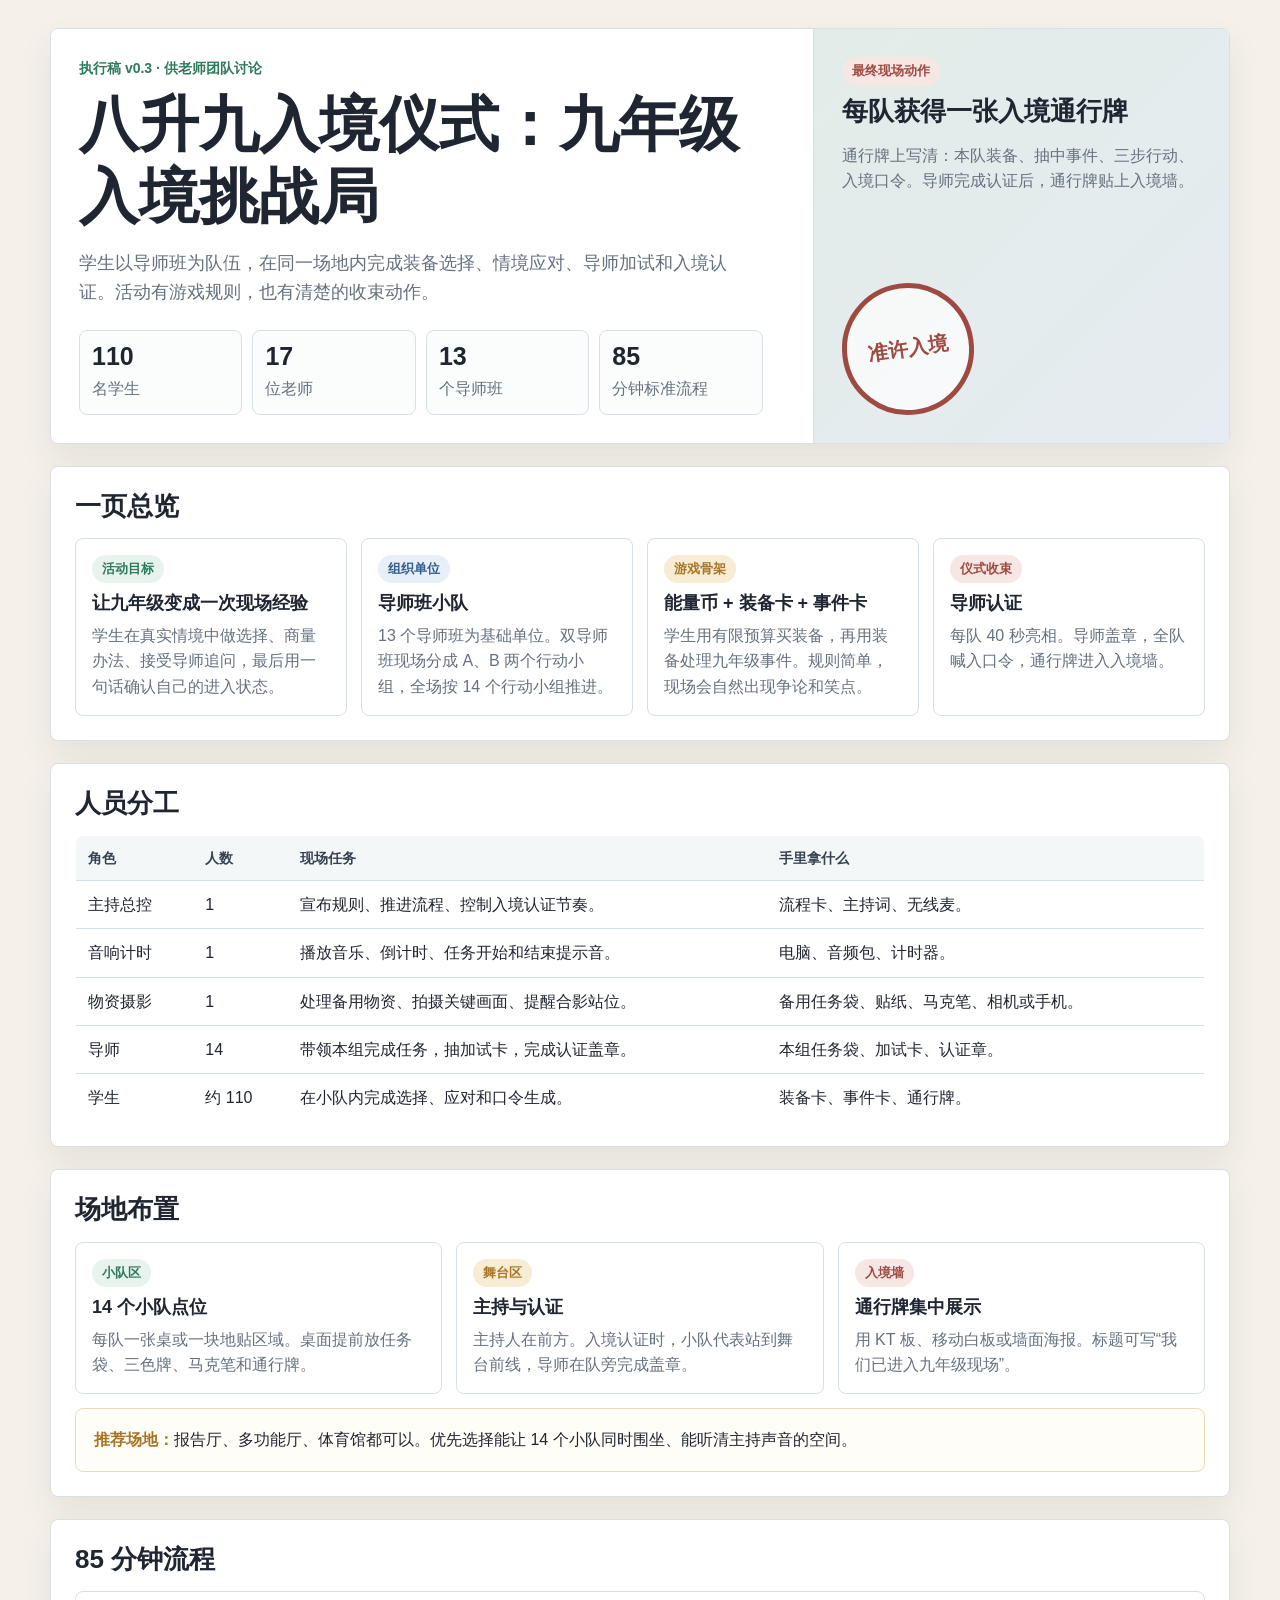
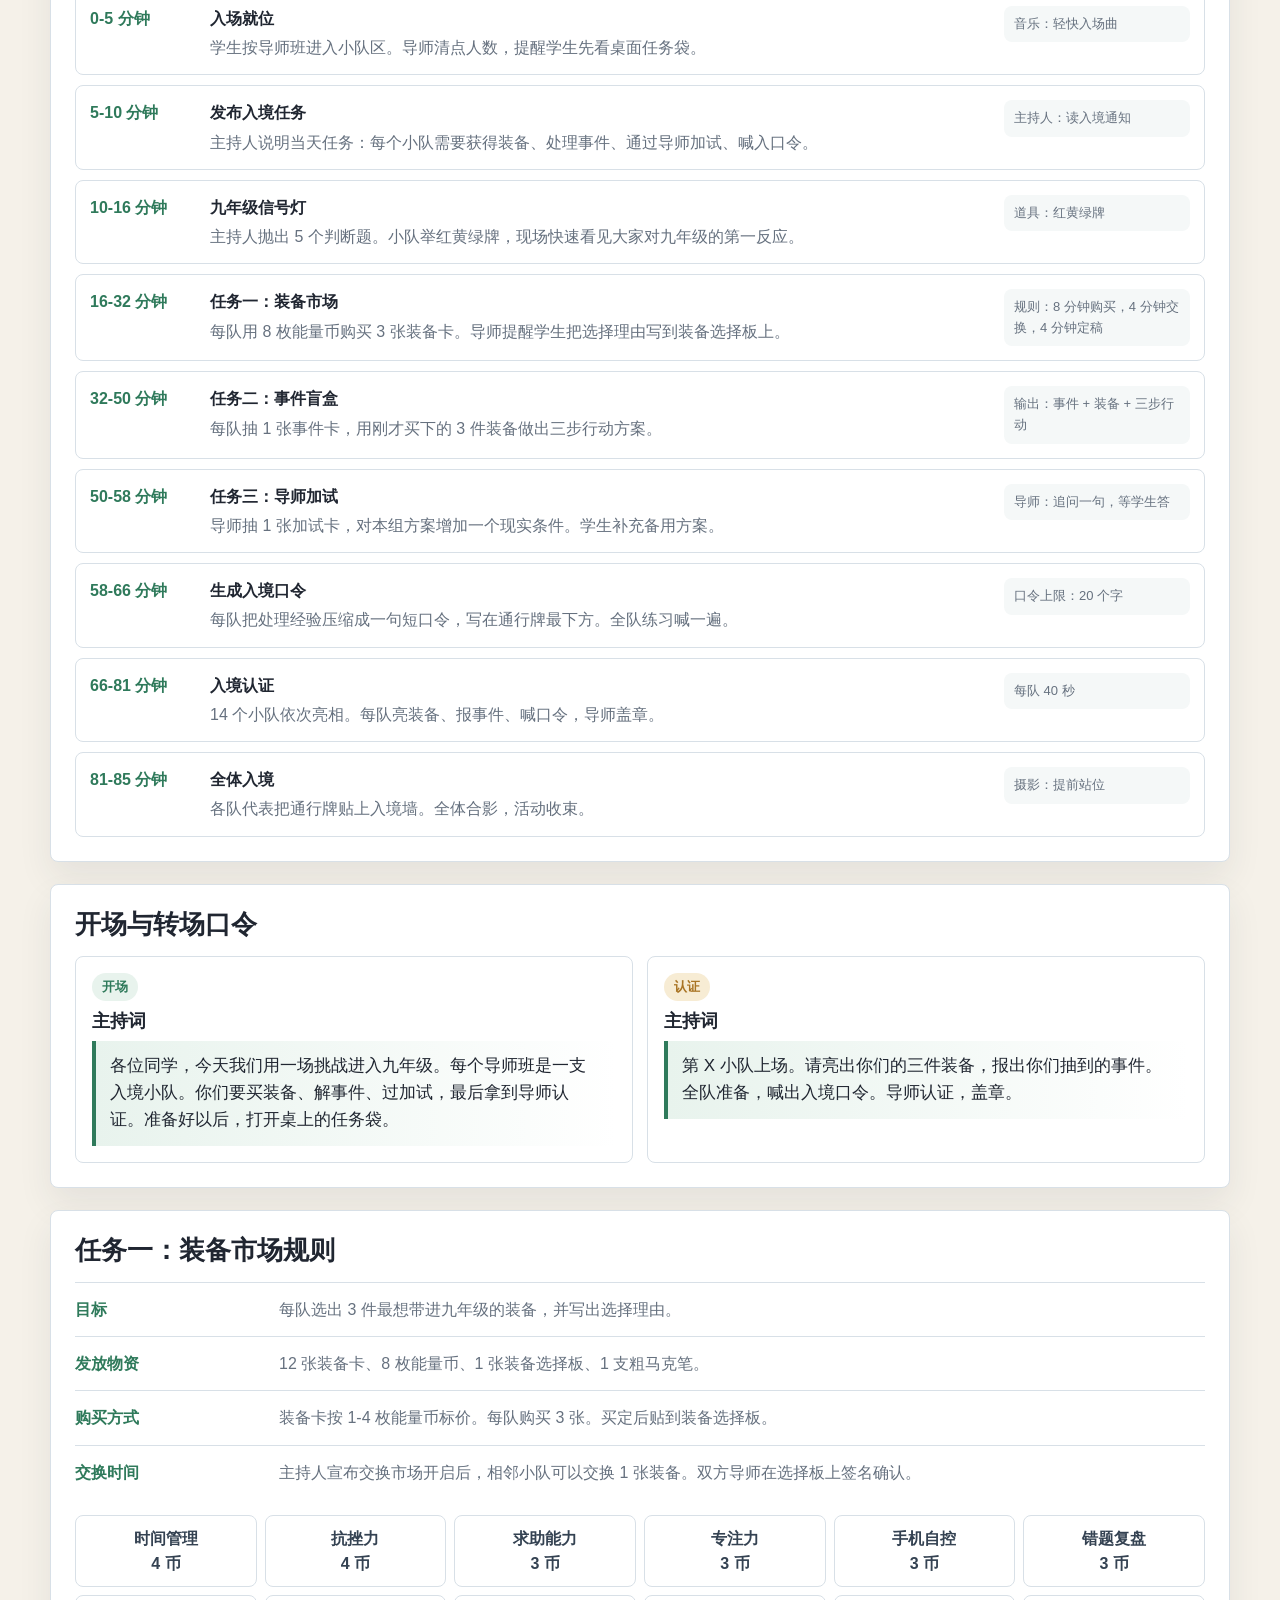
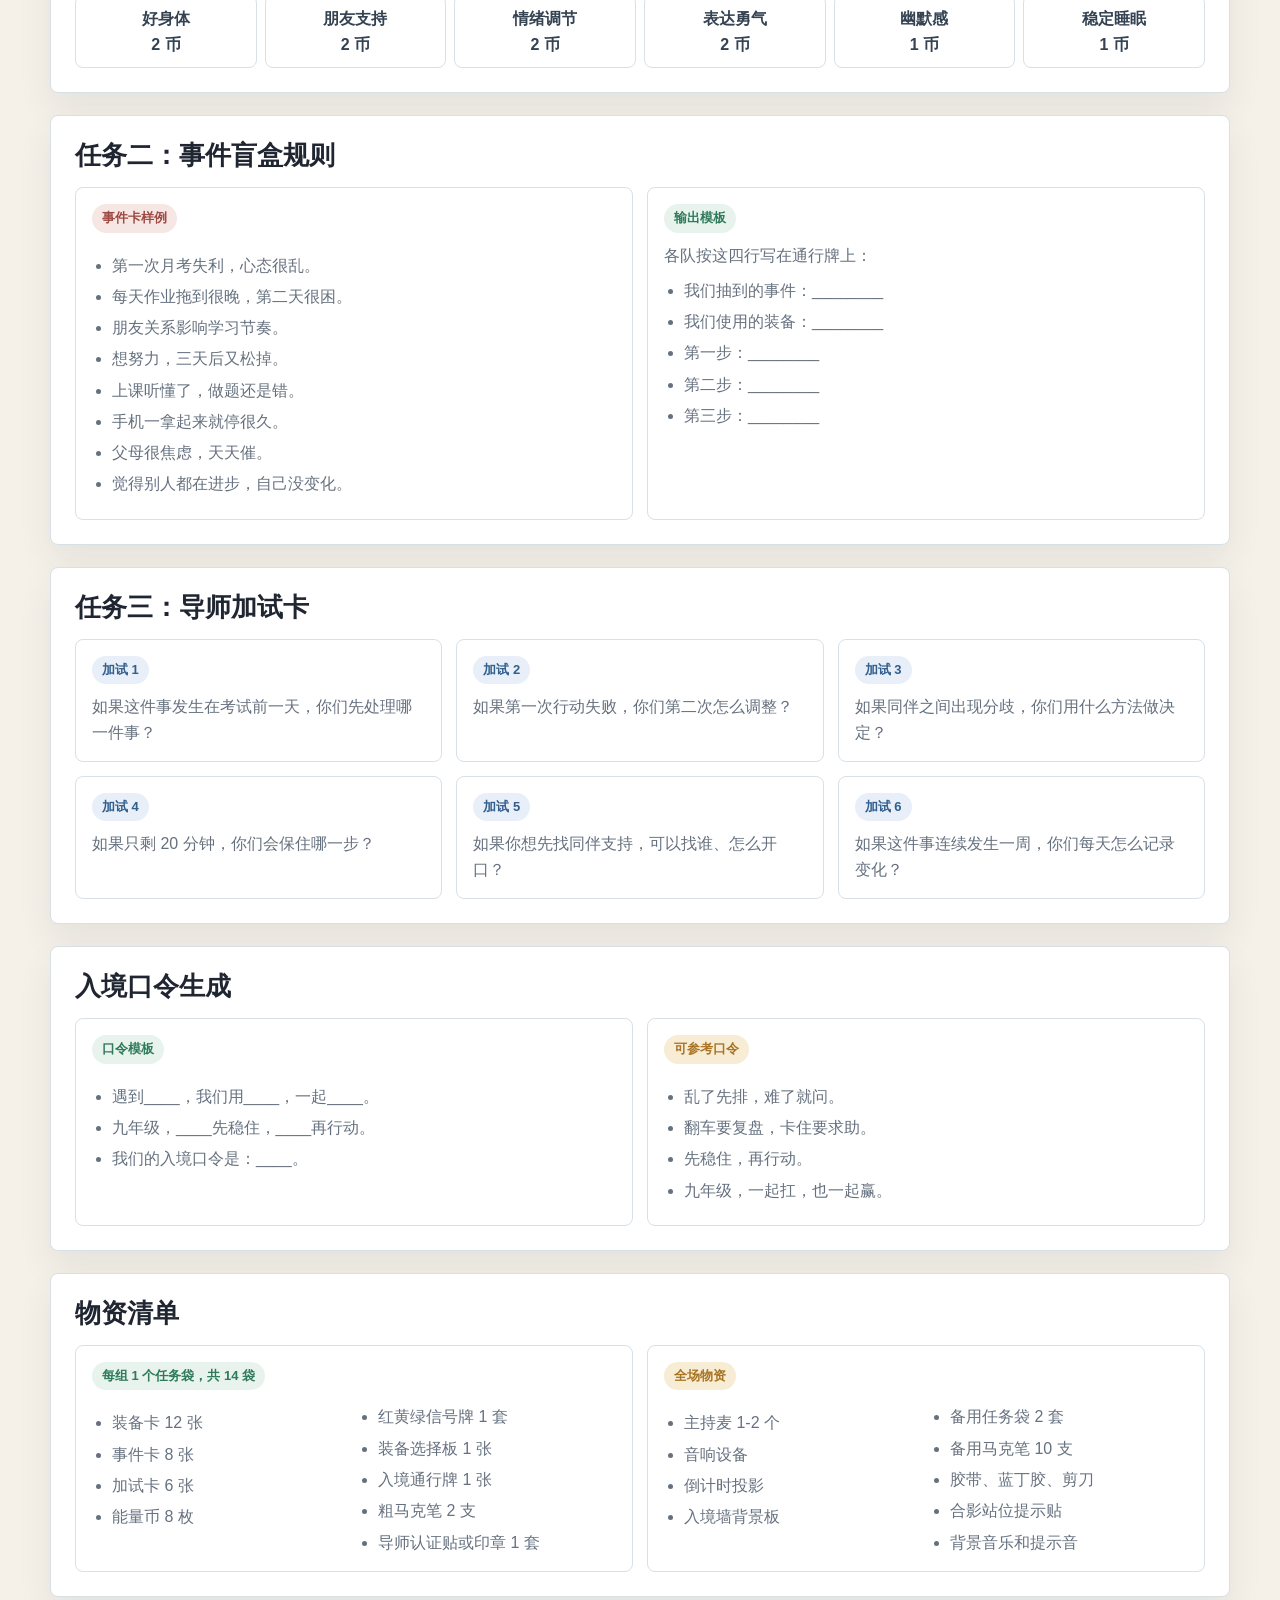
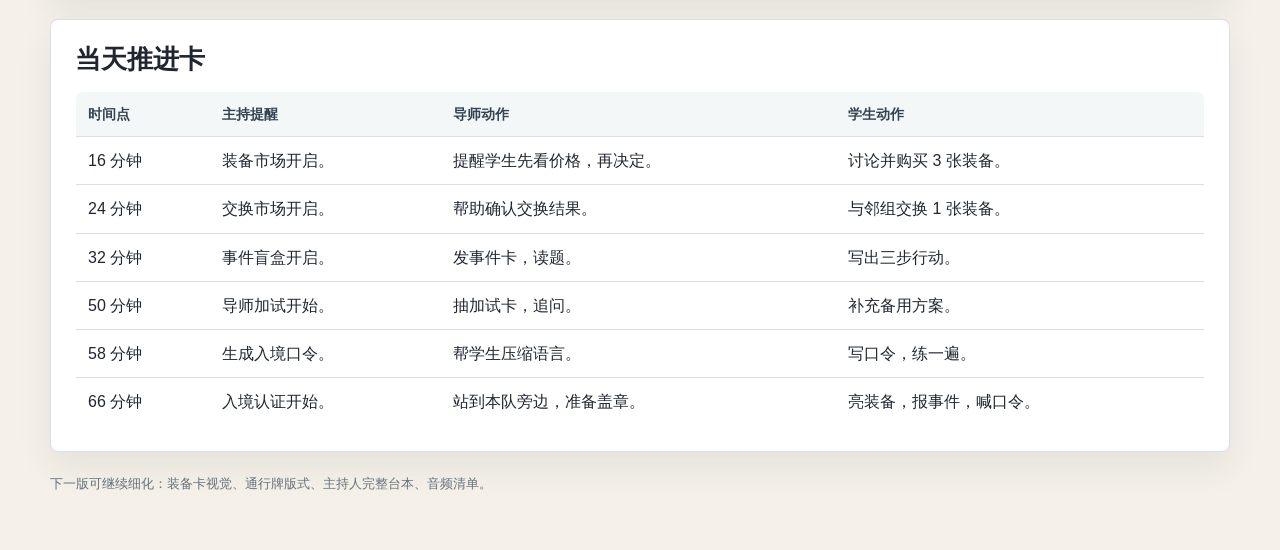
<file: docs/ceremony/reports/入境仪式方案汇报.html>
<!doctype html>
<html lang="zh-CN">
<head>
  <meta charset="utf-8">
  <meta name="viewport" content="width=device-width, initial-scale=1">
  <title>八升九入境仪式执行方案</title>
  <style>
    :root {
      --ink: #202631;
      --muted: #66717f;
      --line: #d8e0e7;
      --paper: #f5f1e9;
      --white: #ffffff;
      --green: #2f7a5b;
      --green-soft: #e8f3ed;
      --blue: #315e8d;
      --blue-soft: #e8eff8;
      --gold: #a97424;
      --gold-soft: #f7ecd4;
      --red: #9e4a42;
      --red-soft: #f6e7e4;
      --shadow: 0 16px 34px rgba(42, 52, 65, 0.08);
    }

    * { box-sizing: border-box; }

    body {
      margin: 0;
      background: var(--paper);
      color: var(--ink);
      font-family: -apple-system, BlinkMacSystemFont, "PingFang SC", "Microsoft YaHei", "Noto Sans CJK SC", sans-serif;
      line-height: 1.58;
    }

    main {
      width: min(1180px, calc(100% - 32px));
      margin: 0 auto;
      padding: 28px 0 56px;
    }

    h1, h2, h3, p { margin: 0; }
    h1, h2, h3 { line-height: 1.2; letter-spacing: 0; }
    h1 { font-size: clamp(34px, 5.4vw, 60px); font-weight: 900; }
    h2 { font-size: 26px; margin-bottom: 16px; }
    h3 { font-size: 18px; margin-bottom: 8px; }

    .hero, .panel, .card, .strip, .brief {
      background: var(--white);
      border: 1px solid var(--line);
      border-radius: 8px;
      box-shadow: var(--shadow);
    }

    .hero {
      display: grid;
      grid-template-columns: 1.28fr 0.72fr;
      gap: 22px;
      margin-bottom: 22px;
    }

    .hero-main, .hero-side { padding: 28px; }

    .eyebrow {
      color: var(--green);
      font-size: 14px;
      font-weight: 800;
      margin-bottom: 10px;
    }

    .lead {
      margin-top: 16px;
      max-width: 780px;
      color: var(--muted);
      font-size: 18px;
    }

    .hero-side {
      background:
        linear-gradient(135deg, rgba(47, 122, 91, 0.14), rgba(49, 94, 141, 0.12)),
        #fff;
      border-left: 1px solid var(--line);
      position: relative;
      overflow: hidden;
      min-height: 330px;
      display: flex;
      flex-direction: column;
      justify-content: space-between;
    }

    .stamp {
      width: 132px;
      height: 132px;
      border: 5px solid var(--red);
      color: var(--red);
      border-radius: 50%;
      display: grid;
      place-items: center;
      font-size: 20px;
      font-weight: 900;
      transform: rotate(-8deg);
      background: rgba(255,255,255,0.72);
    }

    .metrics {
      display: grid;
      grid-template-columns: repeat(4, 1fr);
      gap: 10px;
      margin-top: 24px;
    }

    .metric {
      min-height: 82px;
      border: 1px solid var(--line);
      border-radius: 8px;
      padding: 12px;
      background: #fbfcfc;
    }

    .metric strong {
      display: block;
      font-size: 25px;
      line-height: 1.1;
      margin-bottom: 6px;
    }

    .metric span, .muted { color: var(--muted); }

    section { margin-top: 22px; }
    .panel { padding: 24px; }

    .grid-2 { display: grid; grid-template-columns: 1fr 1fr; gap: 14px; }
    .grid-3 { display: grid; grid-template-columns: repeat(3, 1fr); gap: 14px; }
    .grid-4 { display: grid; grid-template-columns: repeat(4, 1fr); gap: 14px; }

    .card {
      box-shadow: none;
      padding: 16px;
    }

    .tag {
      display: inline-flex;
      min-height: 28px;
      align-items: center;
      border-radius: 999px;
      padding: 4px 10px;
      margin-bottom: 10px;
      font-size: 13px;
      font-weight: 800;
      background: var(--blue-soft);
      color: var(--blue);
    }

    .green { background: var(--green-soft); color: var(--green); }
    .gold { background: var(--gold-soft); color: var(--gold); }
    .red { background: var(--red-soft); color: var(--red); }

    .brief {
      box-shadow: none;
      padding: 18px;
      background: #fffdf7;
      border-color: #eadbb9;
    }

    .brief strong { color: var(--gold); }

    .timeline {
      display: grid;
      gap: 10px;
    }

    .step {
      display: grid;
      grid-template-columns: 106px 1fr 186px;
      gap: 14px;
      align-items: start;
      border: 1px solid var(--line);
      border-radius: 8px;
      padding: 14px;
      background: #fff;
    }

    .time {
      font-weight: 900;
      color: var(--green);
    }

    .step-title {
      font-weight: 900;
      margin-bottom: 4px;
    }

    .owner {
      border-radius: 8px;
      background: #f5f8f8;
      color: var(--muted);
      padding: 8px 10px;
      font-size: 13px;
    }

    ul {
      margin: 10px 0 0;
      padding-left: 20px;
    }

    li { margin: 6px 0; }

    .table {
      width: 100%;
      border-collapse: collapse;
      overflow: hidden;
      border-radius: 8px;
      border: 1px solid var(--line);
      background: #fff;
    }

    .table th, .table td {
      border-bottom: 1px solid var(--line);
      padding: 11px 12px;
      text-align: left;
      vertical-align: top;
    }

    .table th {
      background: #f4f7f8;
      color: #344252;
      font-size: 14px;
    }

    .table tr:last-child td { border-bottom: 0; }

    .rule-line {
      display: grid;
      grid-template-columns: 190px 1fr;
      gap: 14px;
      border-top: 1px solid var(--line);
      padding: 14px 0;
    }

    .rule-line:first-child { border-top: 0; padding-top: 0; }
    .rule-line:last-child { padding-bottom: 0; }
    .rule-line strong { color: var(--green); }

    .cards {
      display: grid;
      grid-template-columns: repeat(6, 1fr);
      gap: 8px;
    }

    .mini-card {
      border: 1px solid var(--line);
      border-radius: 8px;
      background: #fff;
      min-height: 58px;
      padding: 10px;
      display: flex;
      align-items: center;
      justify-content: center;
      text-align: center;
      font-weight: 800;
      color: #344252;
    }

    .script {
      border-left: 4px solid var(--green);
      background: linear-gradient(90deg, var(--green-soft), transparent);
      padding: 12px 14px;
      font-size: 17px;
    }

    .materials {
      display: grid;
      grid-template-columns: 1fr 1fr;
      gap: 14px;
    }

    .checklist {
      columns: 2;
      column-gap: 28px;
      margin-top: 4px;
    }

    .footer-note {
      padding: 22px 0 0;
      color: var(--muted);
      font-size: 13px;
    }

    @media (max-width: 960px) {
      .hero, .grid-2, .grid-3, .grid-4, .materials {
        grid-template-columns: 1fr;
      }
      .metrics { grid-template-columns: repeat(2, 1fr); }
      .step, .rule-line { grid-template-columns: 1fr; }
      .cards { grid-template-columns: repeat(3, 1fr); }
      .checklist { columns: 1; }
      .hero-side { border-left: 0; border-top: 1px solid var(--line); }
    }

    @media (max-width: 560px) {
      main { width: min(100% - 20px, 1180px); padding-top: 16px; }
      .hero-main, .hero-side, .panel { padding: 18px; }
      .metrics, .cards { grid-template-columns: 1fr 1fr; }
      .table { font-size: 14px; }
    }
  </style>
</head>
<body>
  <main>
    <header class="hero">
      <div class="hero-main">
        <p class="eyebrow">执行稿 v0.3 · 供老师团队讨论</p>
        <h1>八升九入境仪式：九年级入境挑战局</h1>
        <p class="lead">学生以导师班为队伍，在同一场地内完成装备选择、情境应对、导师加试和入境认证。活动有游戏规则，也有清楚的收束动作。</p>
        <div class="metrics">
          <div class="metric"><strong>110</strong><span>名学生</span></div>
          <div class="metric"><strong>17</strong><span>位老师</span></div>
          <div class="metric"><strong>13</strong><span>个导师班</span></div>
          <div class="metric"><strong>85</strong><span>分钟标准流程</span></div>
        </div>
      </div>
      <aside class="hero-side">
        <div>
          <span class="tag red">最终现场动作</span>
          <h2>每队获得一张入境通行牌</h2>
          <p class="muted">通行牌上写清：本队装备、抽中事件、三步行动、入境口令。导师完成认证后，通行牌贴上入境墙。</p>
        </div>
        <div class="stamp">准许入境</div>
      </aside>
    </header>

    <section class="panel">
      <h2>一页总览</h2>
      <div class="grid-4">
        <article class="card">
          <span class="tag green">活动目标</span>
          <h3>让九年级变成一次现场经验</h3>
          <p class="muted">学生在真实情境中做选择、商量办法、接受导师追问，最后用一句话确认自己的进入状态。</p>
        </article>
        <article class="card">
          <span class="tag">组织单位</span>
          <h3>导师班小队</h3>
          <p class="muted">13 个导师班为基础单位。双导师班现场分成 A、B 两个行动小组，全场按 14 个行动小组推进。</p>
        </article>
        <article class="card">
          <span class="tag gold">游戏骨架</span>
          <h3>能量币 + 装备卡 + 事件卡</h3>
          <p class="muted">学生用有限预算买装备，再用装备处理九年级事件。规则简单，现场会自然出现争论和笑点。</p>
        </article>
        <article class="card">
          <span class="tag red">仪式收束</span>
          <h3>导师认证</h3>
          <p class="muted">每队 40 秒亮相。导师盖章，全队喊入口令，通行牌进入入境墙。</p>
        </article>
      </div>
    </section>

    <section class="panel">
      <h2>人员分工</h2>
      <table class="table">
        <thead>
          <tr>
            <th>角色</th>
            <th>人数</th>
            <th>现场任务</th>
            <th>手里拿什么</th>
          </tr>
        </thead>
        <tbody>
          <tr>
            <td>主持总控</td>
            <td>1</td>
            <td>宣布规则、推进流程、控制入境认证节奏。</td>
            <td>流程卡、主持词、无线麦。</td>
          </tr>
          <tr>
            <td>音响计时</td>
            <td>1</td>
            <td>播放音乐、倒计时、任务开始和结束提示音。</td>
            <td>电脑、音频包、计时器。</td>
          </tr>
          <tr>
            <td>物资摄影</td>
            <td>1</td>
            <td>处理备用物资、拍摄关键画面、提醒合影站位。</td>
            <td>备用任务袋、贴纸、马克笔、相机或手机。</td>
          </tr>
          <tr>
            <td>导师</td>
            <td>14</td>
            <td>带领本组完成任务，抽加试卡，完成认证盖章。</td>
            <td>本组任务袋、加试卡、认证章。</td>
          </tr>
          <tr>
            <td>学生</td>
            <td>约 110</td>
            <td>在小队内完成选择、应对和口令生成。</td>
            <td>装备卡、事件卡、通行牌。</td>
          </tr>
        </tbody>
      </table>
    </section>

    <section class="panel">
      <h2>场地布置</h2>
      <div class="grid-3">
        <article class="card">
          <span class="tag green">小队区</span>
          <h3>14 个小队点位</h3>
          <p class="muted">每队一张桌或一块地贴区域。桌面提前放任务袋、三色牌、马克笔和通行牌。</p>
        </article>
        <article class="card">
          <span class="tag gold">舞台区</span>
          <h3>主持与认证</h3>
          <p class="muted">主持人在前方。入境认证时，小队代表站到舞台前线，导师在队旁完成盖章。</p>
        </article>
        <article class="card">
          <span class="tag red">入境墙</span>
          <h3>通行牌集中展示</h3>
          <p class="muted">用 KT 板、移动白板或墙面海报。标题可写“我们已进入九年级现场”。</p>
        </article>
      </div>
      <div class="brief" style="margin-top: 14px;">
        <p><strong>推荐场地：</strong>报告厅、多功能厅、体育馆都可以。优先选择能让 14 个小队同时围坐、能听清主持声音的空间。</p>
      </div>
    </section>

    <section class="panel">
      <h2>85 分钟流程</h2>
      <div class="timeline">
        <div class="step">
          <div class="time">0-5 分钟</div>
          <div>
            <div class="step-title">入场就位</div>
            <p class="muted">学生按导师班进入小队区。导师清点人数，提醒学生先看桌面任务袋。</p>
          </div>
          <div class="owner">音乐：轻快入场曲</div>
        </div>
        <div class="step">
          <div class="time">5-10 分钟</div>
          <div>
            <div class="step-title">发布入境任务</div>
            <p class="muted">主持人说明当天任务：每个小队需要获得装备、处理事件、通过导师加试、喊入口令。</p>
          </div>
          <div class="owner">主持人：读入境通知</div>
        </div>
        <div class="step">
          <div class="time">10-16 分钟</div>
          <div>
            <div class="step-title">九年级信号灯</div>
            <p class="muted">主持人抛出 5 个判断题。小队举红黄绿牌，现场快速看见大家对九年级的第一反应。</p>
          </div>
          <div class="owner">道具：红黄绿牌</div>
        </div>
        <div class="step">
          <div class="time">16-32 分钟</div>
          <div>
            <div class="step-title">任务一：装备市场</div>
            <p class="muted">每队用 8 枚能量币购买 3 张装备卡。导师提醒学生把选择理由写到装备选择板上。</p>
          </div>
          <div class="owner">规则：8 分钟购买，4 分钟交换，4 分钟定稿</div>
        </div>
        <div class="step">
          <div class="time">32-50 分钟</div>
          <div>
            <div class="step-title">任务二：事件盲盒</div>
            <p class="muted">每队抽 1 张事件卡，用刚才买下的 3 件装备做出三步行动方案。</p>
          </div>
          <div class="owner">输出：事件 + 装备 + 三步行动</div>
        </div>
        <div class="step">
          <div class="time">50-58 分钟</div>
          <div>
            <div class="step-title">任务三：导师加试</div>
            <p class="muted">导师抽 1 张加试卡，对本组方案增加一个现实条件。学生补充备用方案。</p>
          </div>
          <div class="owner">导师：追问一句，等学生答</div>
        </div>
        <div class="step">
          <div class="time">58-66 分钟</div>
          <div>
            <div class="step-title">生成入境口令</div>
            <p class="muted">每队把处理经验压缩成一句短口令，写在通行牌最下方。全队练习喊一遍。</p>
          </div>
          <div class="owner">口令上限：20 个字</div>
        </div>
        <div class="step">
          <div class="time">66-81 分钟</div>
          <div>
            <div class="step-title">入境认证</div>
            <p class="muted">14 个小队依次亮相。每队亮装备、报事件、喊口令，导师盖章。</p>
          </div>
          <div class="owner">每队 40 秒</div>
        </div>
        <div class="step">
          <div class="time">81-85 分钟</div>
          <div>
            <div class="step-title">全体入境</div>
            <p class="muted">各队代表把通行牌贴上入境墙。全体合影，活动收束。</p>
          </div>
          <div class="owner">摄影：提前站位</div>
        </div>
      </div>
    </section>

    <section class="panel">
      <h2>开场与转场口令</h2>
      <div class="grid-2">
        <article class="card">
          <span class="tag green">开场</span>
          <h3>主持词</h3>
          <div class="script">各位同学，今天我们用一场挑战进入九年级。每个导师班是一支入境小队。你们要买装备、解事件、过加试，最后拿到导师认证。准备好以后，打开桌上的任务袋。</div>
        </article>
        <article class="card">
          <span class="tag gold">认证</span>
          <h3>主持词</h3>
          <div class="script">第 X 小队上场。请亮出你们的三件装备，报出你们抽到的事件。全队准备，喊出入境口令。导师认证，盖章。</div>
        </article>
      </div>
    </section>

    <section class="panel">
      <h2>任务一：装备市场规则</h2>
      <div class="rule-line">
        <strong>目标</strong>
        <p class="muted">每队选出 3 件最想带进九年级的装备，并写出选择理由。</p>
      </div>
      <div class="rule-line">
        <strong>发放物资</strong>
        <p class="muted">12 张装备卡、8 枚能量币、1 张装备选择板、1 支粗马克笔。</p>
      </div>
      <div class="rule-line">
        <strong>购买方式</strong>
        <p class="muted">装备卡按 1-4 枚能量币标价。每队购买 3 张。买定后贴到装备选择板。</p>
      </div>
      <div class="rule-line">
        <strong>交换时间</strong>
        <p class="muted">主持人宣布交换市场开启后，相邻小队可以交换 1 张装备。双方导师在选择板上签名确认。</p>
      </div>
      <div class="cards" style="margin-top: 16px;">
        <div class="mini-card">时间管理<br>4 币</div>
        <div class="mini-card">抗挫力<br>4 币</div>
        <div class="mini-card">求助能力<br>3 币</div>
        <div class="mini-card">专注力<br>3 币</div>
        <div class="mini-card">手机自控<br>3 币</div>
        <div class="mini-card">错题复盘<br>3 币</div>
        <div class="mini-card">好身体<br>2 币</div>
        <div class="mini-card">朋友支持<br>2 币</div>
        <div class="mini-card">情绪调节<br>2 币</div>
        <div class="mini-card">表达勇气<br>2 币</div>
        <div class="mini-card">幽默感<br>1 币</div>
        <div class="mini-card">稳定睡眠<br>1 币</div>
      </div>
    </section>

    <section class="panel">
      <h2>任务二：事件盲盒规则</h2>
      <div class="grid-2">
        <article class="card">
          <span class="tag red">事件卡样例</span>
          <ul class="muted">
            <li>第一次月考失利，心态很乱。</li>
            <li>每天作业拖到很晚，第二天很困。</li>
            <li>朋友关系影响学习节奏。</li>
            <li>想努力，三天后又松掉。</li>
            <li>上课听懂了，做题还是错。</li>
            <li>手机一拿起来就停很久。</li>
            <li>父母很焦虑，天天催。</li>
            <li>觉得别人都在进步，自己没变化。</li>
          </ul>
        </article>
        <article class="card">
          <span class="tag green">输出模板</span>
          <p class="muted">各队按这四行写在通行牌上：</p>
          <ul class="muted">
            <li>我们抽到的事件：________</li>
            <li>我们使用的装备：________</li>
            <li>第一步：________</li>
            <li>第二步：________</li>
            <li>第三步：________</li>
          </ul>
        </article>
      </div>
    </section>

    <section class="panel">
      <h2>任务三：导师加试卡</h2>
      <div class="grid-3">
        <article class="card"><span class="tag">加试 1</span><p class="muted">如果这件事发生在考试前一天，你们先处理哪一件事？</p></article>
        <article class="card"><span class="tag">加试 2</span><p class="muted">如果第一次行动失败，你们第二次怎么调整？</p></article>
        <article class="card"><span class="tag">加试 3</span><p class="muted">如果同伴之间出现分歧，你们用什么方法做决定？</p></article>
        <article class="card"><span class="tag">加试 4</span><p class="muted">如果只剩 20 分钟，你们会保住哪一步？</p></article>
        <article class="card"><span class="tag">加试 5</span><p class="muted">如果你想先找同伴支持，可以找谁、怎么开口？</p></article>
        <article class="card"><span class="tag">加试 6</span><p class="muted">如果这件事连续发生一周，你们每天怎么记录变化？</p></article>
      </div>
    </section>

    <section class="panel">
      <h2>入境口令生成</h2>
      <div class="grid-2">
        <article class="card">
          <span class="tag green">口令模板</span>
          <ul class="muted">
            <li>遇到____，我们用____，一起____。</li>
            <li>九年级，____先稳住，____再行动。</li>
            <li>我们的入境口令是：____。</li>
          </ul>
        </article>
        <article class="card">
          <span class="tag gold">可参考口令</span>
          <ul class="muted">
            <li>乱了先排，难了就问。</li>
            <li>翻车要复盘，卡住要求助。</li>
            <li>先稳住，再行动。</li>
            <li>九年级，一起扛，也一起赢。</li>
          </ul>
        </article>
      </div>
    </section>

    <section class="panel">
      <h2>物资清单</h2>
      <div class="materials">
        <article class="card">
          <span class="tag green">每组 1 个任务袋，共 14 袋</span>
          <ul class="checklist muted">
            <li>装备卡 12 张</li>
            <li>事件卡 8 张</li>
            <li>加试卡 6 张</li>
            <li>能量币 8 枚</li>
            <li>红黄绿信号牌 1 套</li>
            <li>装备选择板 1 张</li>
            <li>入境通行牌 1 张</li>
            <li>粗马克笔 2 支</li>
            <li>导师认证贴或印章 1 套</li>
          </ul>
        </article>
        <article class="card">
          <span class="tag gold">全场物资</span>
          <ul class="checklist muted">
            <li>主持麦 1-2 个</li>
            <li>音响设备</li>
            <li>倒计时投影</li>
            <li>入境墙背景板</li>
            <li>备用任务袋 2 套</li>
            <li>备用马克笔 10 支</li>
            <li>胶带、蓝丁胶、剪刀</li>
            <li>合影站位提示贴</li>
            <li>背景音乐和提示音</li>
          </ul>
        </article>
      </div>
    </section>

    <section class="panel">
      <h2>当天推进卡</h2>
      <table class="table">
        <thead>
          <tr>
            <th>时间点</th>
            <th>主持提醒</th>
            <th>导师动作</th>
            <th>学生动作</th>
          </tr>
        </thead>
        <tbody>
          <tr>
            <td>16 分钟</td>
            <td>装备市场开启。</td>
            <td>提醒学生先看价格，再决定。</td>
            <td>讨论并购买 3 张装备。</td>
          </tr>
          <tr>
            <td>24 分钟</td>
            <td>交换市场开启。</td>
            <td>帮助确认交换结果。</td>
            <td>与邻组交换 1 张装备。</td>
          </tr>
          <tr>
            <td>32 分钟</td>
            <td>事件盲盒开启。</td>
            <td>发事件卡，读题。</td>
            <td>写出三步行动。</td>
          </tr>
          <tr>
            <td>50 分钟</td>
            <td>导师加试开始。</td>
            <td>抽加试卡，追问。</td>
            <td>补充备用方案。</td>
          </tr>
          <tr>
            <td>58 分钟</td>
            <td>生成入境口令。</td>
            <td>帮学生压缩语言。</td>
            <td>写口令，练一遍。</td>
          </tr>
          <tr>
            <td>66 分钟</td>
            <td>入境认证开始。</td>
            <td>站到本队旁边，准备盖章。</td>
            <td>亮装备，报事件，喊口令。</td>
          </tr>
        </tbody>
      </table>
    </section>

    <p class="footer-note">下一版可继续细化：装备卡视觉、通行牌版式、主持人完整台本、音频清单。</p>
  </main>
</body>
</html>
</file>
